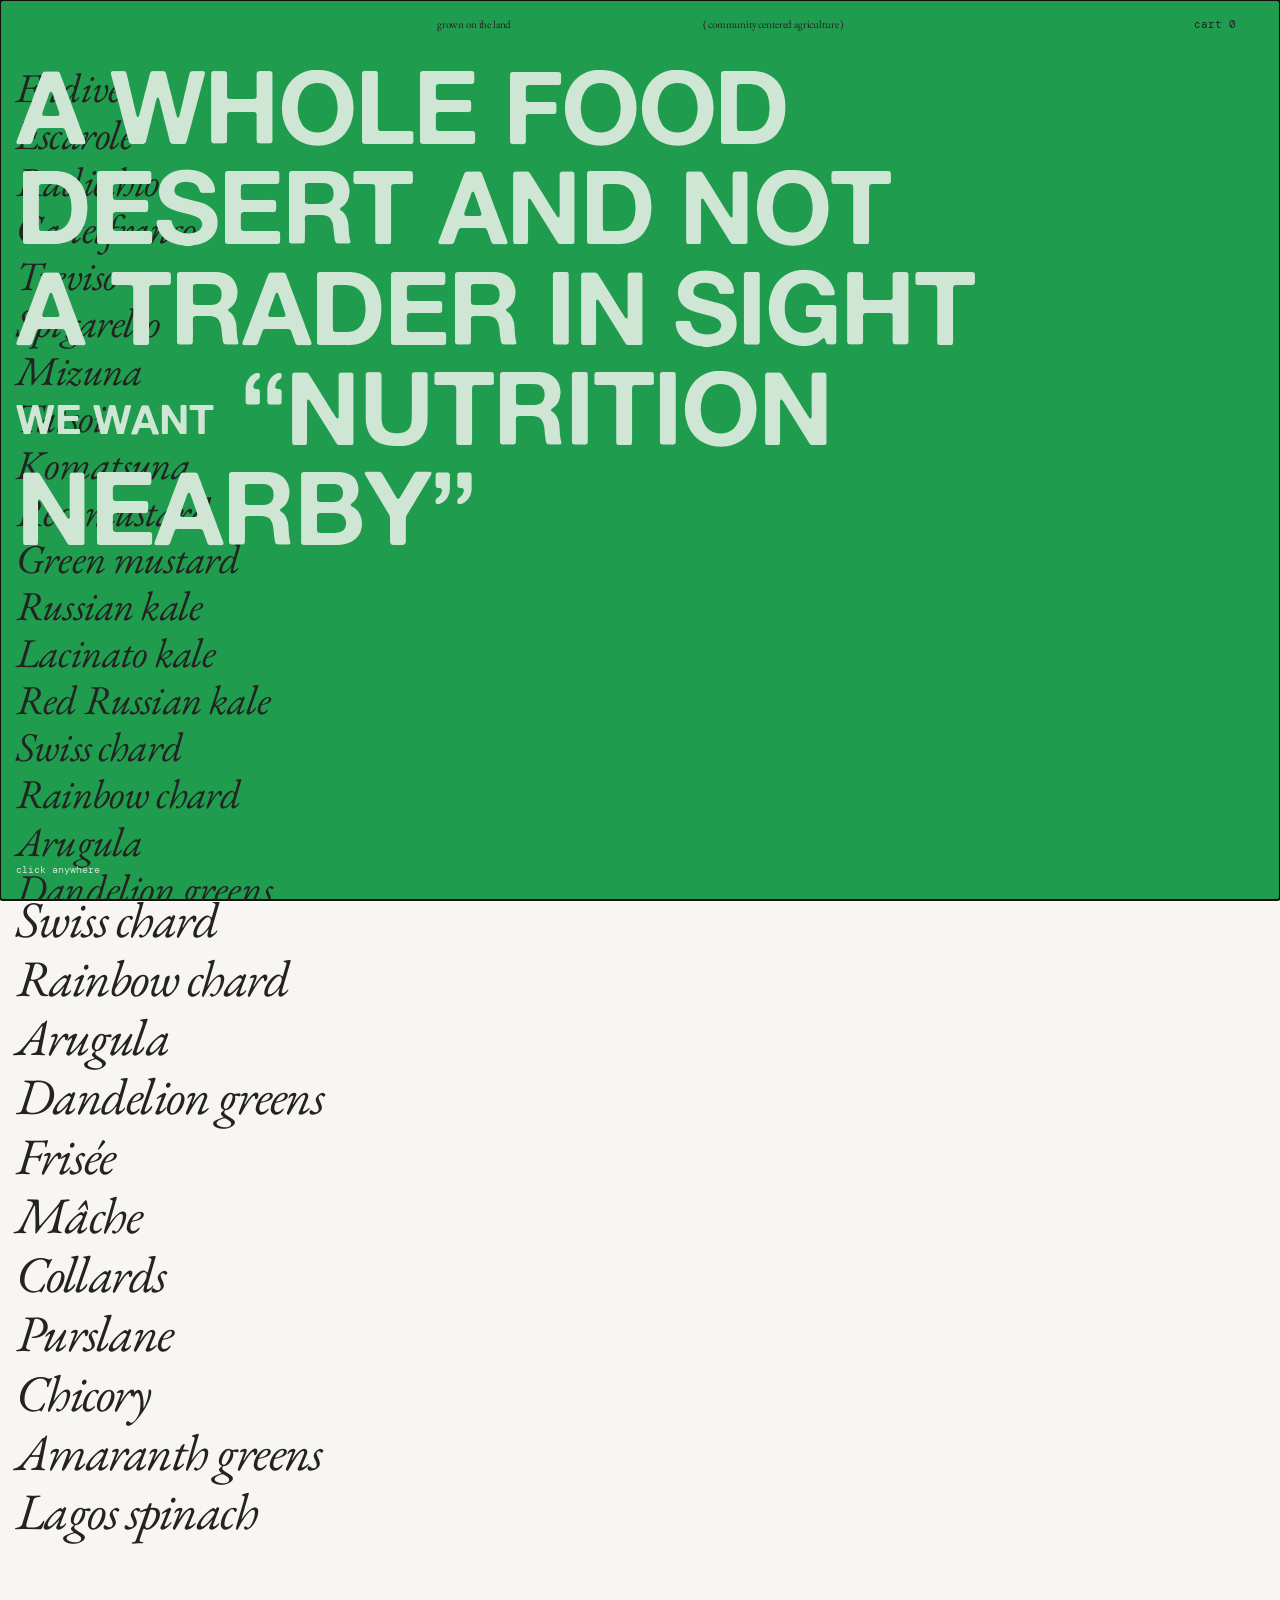
<file: index.html>
<!doctype html>
<html lang="en">
  <head>
    <meta charset="utf-8">
    <meta name="viewport" content="width=device-width, initial-scale=1, viewport-fit=cover">
    <meta name="theme-color" content="#209c4f">
    <meta name="apple-mobile-web-app-capable" content="yes">
    <meta name="apple-mobile-web-app-status-bar-style" content="black-translucent">
    <meta name="description" content="Grown on the Land — community-grown greens, picked up in the alley.">
    <meta property="og:type" content="website">
    <meta property="og:title" content="grown on the land">
    <meta property="og:description" content="Grown on the Land — community-grown greens, picked up in the alley.">
    <meta property="og:url" content="https://grown.onthe.land/">
    <meta property="og:image" content="https://grown.onthe.land/images/rainbow-chard.jpg">
    <meta property="og:image:width" content="800">
    <meta property="og:image:height" content="500">
    <meta name="twitter:card" content="summary_large_image">
    <meta name="twitter:title" content="grown on the land">
    <meta name="twitter:description" content="Grown on the Land — community-grown greens, picked up in the alley.">
    <meta name="twitter:image" content="https://grown.onthe.land/images/rainbow-chard.jpg">
    <title>grown on the land</title>
    <link rel="stylesheet" href="style.css">
  </head>
  <body class="index-page">
    <header class="site-header">
      <a class="site-title" href="index.html">grown on the land</a>
      <nav aria-label="Primary"><a href="index.html">grown on the land</a><a href="about.html">( community centered agriculture )</a></nav>
      <button class="cart-toggle" type="button" aria-expanded="false" aria-controls="cart-drawer">cart <span data-cart-count>0</span></button>
    </header>
    <main><section class="animal-index" id="animal-index" aria-label="Beings" aria-live="polite"></section></main>
    <p class="cart-hint">( click an item to add it to your cart )</p>
    <nav class="filter-nav" aria-label="Filter beings by taxon">
      <div class="filter-scroll">
        <button type="button" data-filter="All" aria-pressed="true">all</button>
        <button type="button" data-filter="Chicories" aria-pressed="false">chicories</button>
        <button type="button" data-filter="Brassicas" aria-pressed="false">brassicas</button>
        <button type="button" data-filter="Kales" aria-pressed="false">kales</button>
        <button type="button" data-filter="Chards" aria-pressed="false">chards</button>
        <button type="button" data-filter="Wild" aria-pressed="false">wild</button>
      </div>
    </nav>
    <div class="landing" id="landing" role="dialog" aria-label="A whole food desert and not a trader in sight. We want nutrition nearby. Click anywhere to enter." tabindex="-1">
      <div class="landing-names" id="landing-names" aria-hidden="true"></div>
      <p class="landing-headline landing-headline-desktop">A WHOLE FOOD<br>DESERT AND NOT<br>A TRADER IN SIGHT<br><span class="landing-headline-small">WE WANT</span> &ldquo;NUTRITION NEARBY&rdquo;</p>
      <p class="landing-headline landing-headline-mobile">A <span class="landing-italic">WHOLE</span><br><span class="landing-italic">FOOD</span><br>DESERT<br>AND NOT<br><span class="landing-underline">A TRADER</span><br>IN SIGHT<br>&ldquo;NUTRITION<br>NEARBY&rdquo;</p>
      <span>click anywhere</span>
    </div>
    <button class="landing-dismiss" id="landing-dismiss" type="button" aria-label="Enter Grown on the Land"></button>
    <div id="cart-root"></div>
    <script src="products.js"></script><script src="cart.js"></script><script src="script.js"></script>
  </body>
</html>
</file>
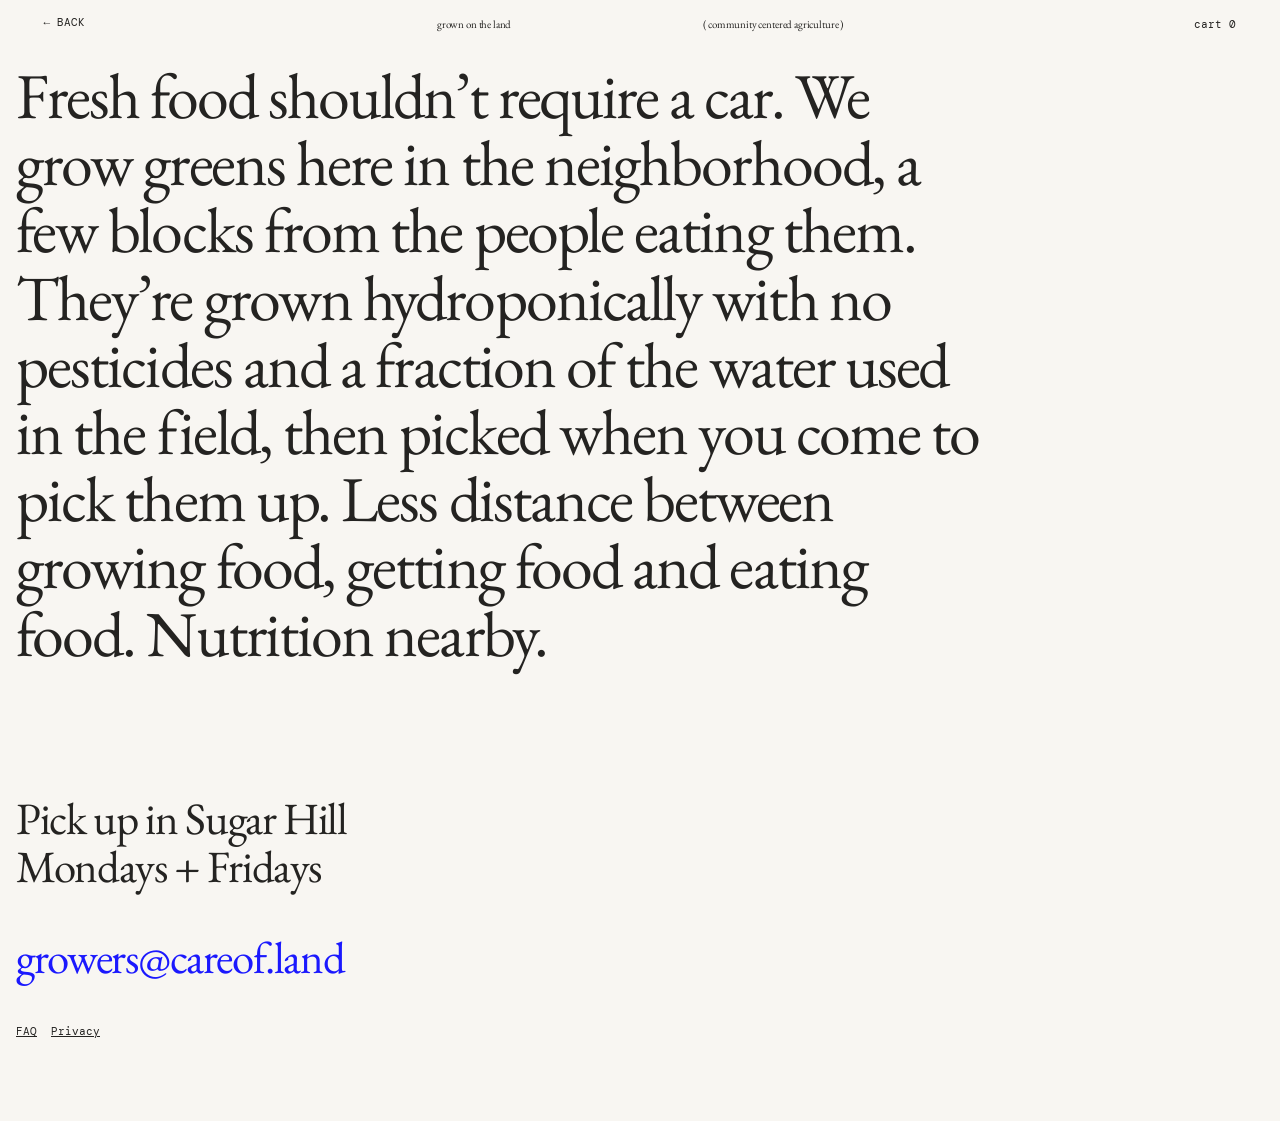
<file: about.html>
<!doctype html>
<html lang="en"><head><meta charset="utf-8"><meta name="viewport" content="width=device-width, initial-scale=1"><title>community centered agriculture — grown on the land</title><link rel="stylesheet" href="style.css"></head>
<body class="text-page about-page"><header class="site-header"><a class="site-title" href="index.html">grown on the land</a><nav aria-label="Primary"><a href="index.html">grown on the land</a><a href="about.html" aria-current="page">( community centered agriculture )</a></nav><button class="cart-toggle" type="button" aria-expanded="false" aria-controls="cart-drawer">cart <span data-cart-count>0</span></button></header><main><div class="story"><p>Fresh food shouldn’t require a car. We grow greens here in the neighborhood, a few blocks from the people eating them. They’re grown hydroponically with no pesticides and a fraction of the water used in the field, then picked when you come to pick them up. Less distance between growing food, getting food and eating food. Nutrition nearby.</p></div><div class="prose"><p>Pick up in Sugar Hill<br>Mondays + Fridays</p><p class="contact"><a href="mailto:growers@careof.land">growers@careof.land</a></p><p class="page-links"><a href="faq.html">FAQ</a> <a href="privacy.html">Privacy</a></p></div></main><a class="back-link" href="index.html">← BACK</a><div id="cart-root"></div><script src="products.js"></script><script src="cart.js"></script></body></html>
</file>
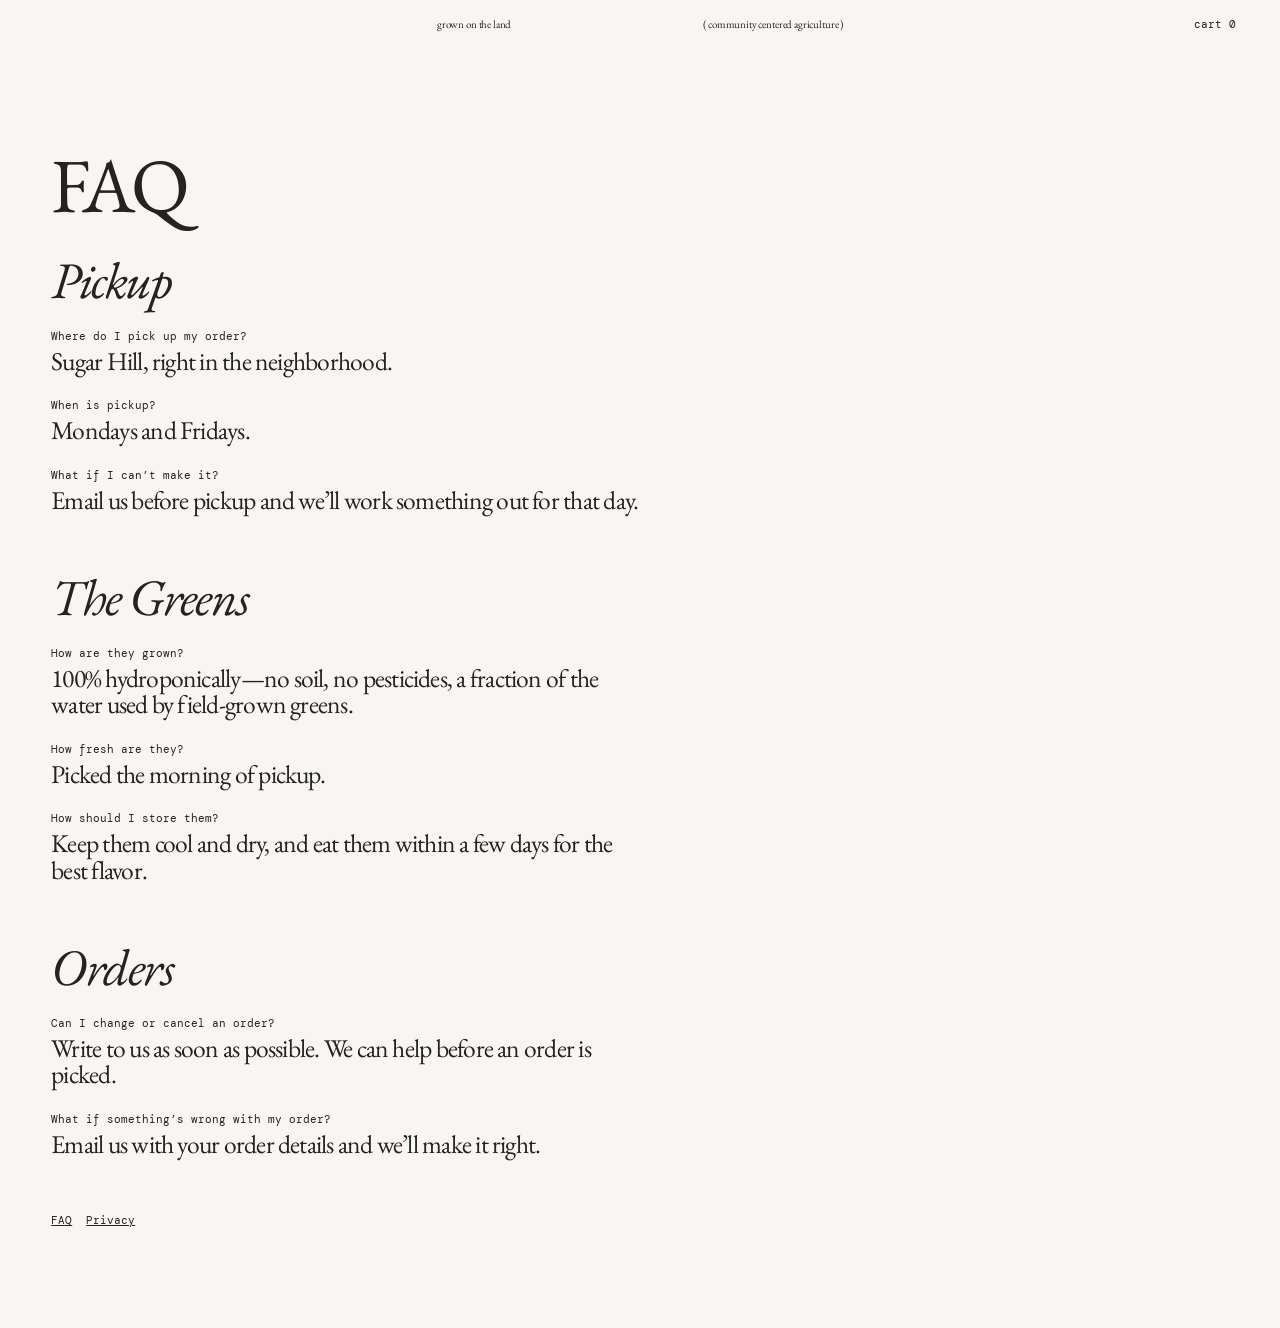
<file: faq.html>
<!doctype html>
<html lang="en"><head><meta charset="utf-8"><meta name="viewport" content="width=device-width, initial-scale=1"><title>FAQ — grown on the land</title><link rel="stylesheet" href="style.css"></head>
<body class="text-page"><header class="site-header"><a class="site-title" href="index.html">grown on the land</a><nav aria-label="Primary"><a href="index.html">grown on the land</a><a href="about.html">( community centered agriculture )</a></nav><button class="cart-toggle" type="button" aria-expanded="false" aria-controls="cart-drawer">cart <span data-cart-count>0</span></button></header><main class="prose faq"><h1>FAQ</h1><section><h2>Pickup</h2><h3>Where do I pick up my order?</h3><p>Sugar Hill, right in the neighborhood.</p><h3>When is pickup?</h3><p>Mondays and Fridays.</p><h3>What if I can’t make it?</h3><p>Email us before pickup and we’ll work something out for that day.</p></section><section><h2>The Greens</h2><h3>How are they grown?</h3><p>100% hydroponically—no soil, no pesticides, a fraction of the water used by field-grown greens.</p><h3>How fresh are they?</h3><p>Picked the morning of pickup.</p><h3>How should I store them?</h3><p>Keep them cool and dry, and eat them within a few days for the best flavor.</p></section><section><h2>Orders</h2><h3>Can I change or cancel an order?</h3><p>Write to us as soon as possible. We can help before an order is picked.</p><h3>What if something’s wrong with my order?</h3><p>Email us with your order details and we’ll make it right.</p></section><p class="page-links"><a href="faq.html">FAQ</a> <a href="privacy.html">Privacy</a></p></main><div id="cart-root"></div><script src="products.js"></script><script src="cart.js"></script></body></html>
</file>
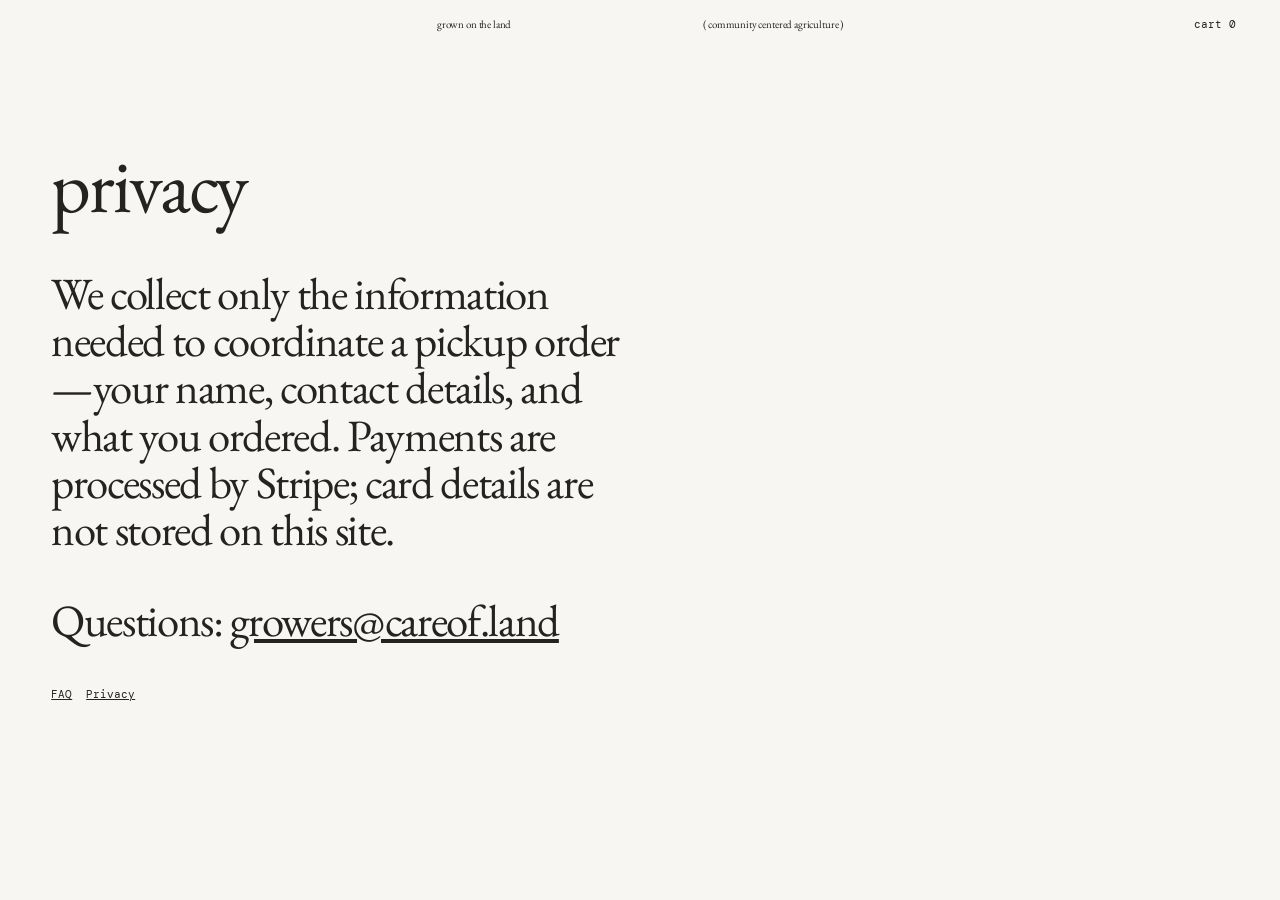
<file: privacy.html>
<!doctype html>
<html lang="en"><head><meta charset="utf-8"><meta name="viewport" content="width=device-width, initial-scale=1"><title>privacy — grown on the land</title><link rel="stylesheet" href="style.css"></head>
<body class="text-page"><header class="site-header"><a class="site-title" href="index.html">grown on the land</a><nav aria-label="Primary"><a href="index.html">grown on the land</a><a href="about.html">( community centered agriculture )</a></nav><button class="cart-toggle" type="button" aria-expanded="false" aria-controls="cart-drawer">cart <span data-cart-count>0</span></button></header><main class="prose"><h1>privacy</h1><p>We collect only the information needed to coordinate a pickup order—your name, contact details, and what you ordered. Payments are processed by Stripe; card details are not stored on this site.</p><p>Questions: <a href="mailto:growers@careof.land">growers@careof.land</a></p><p class="page-links"><a href="faq.html">FAQ</a> <a href="privacy.html">Privacy</a></p></main><div id="cart-root"></div><script src="products.js"></script><script src="cart.js"></script></body></html>
</file>
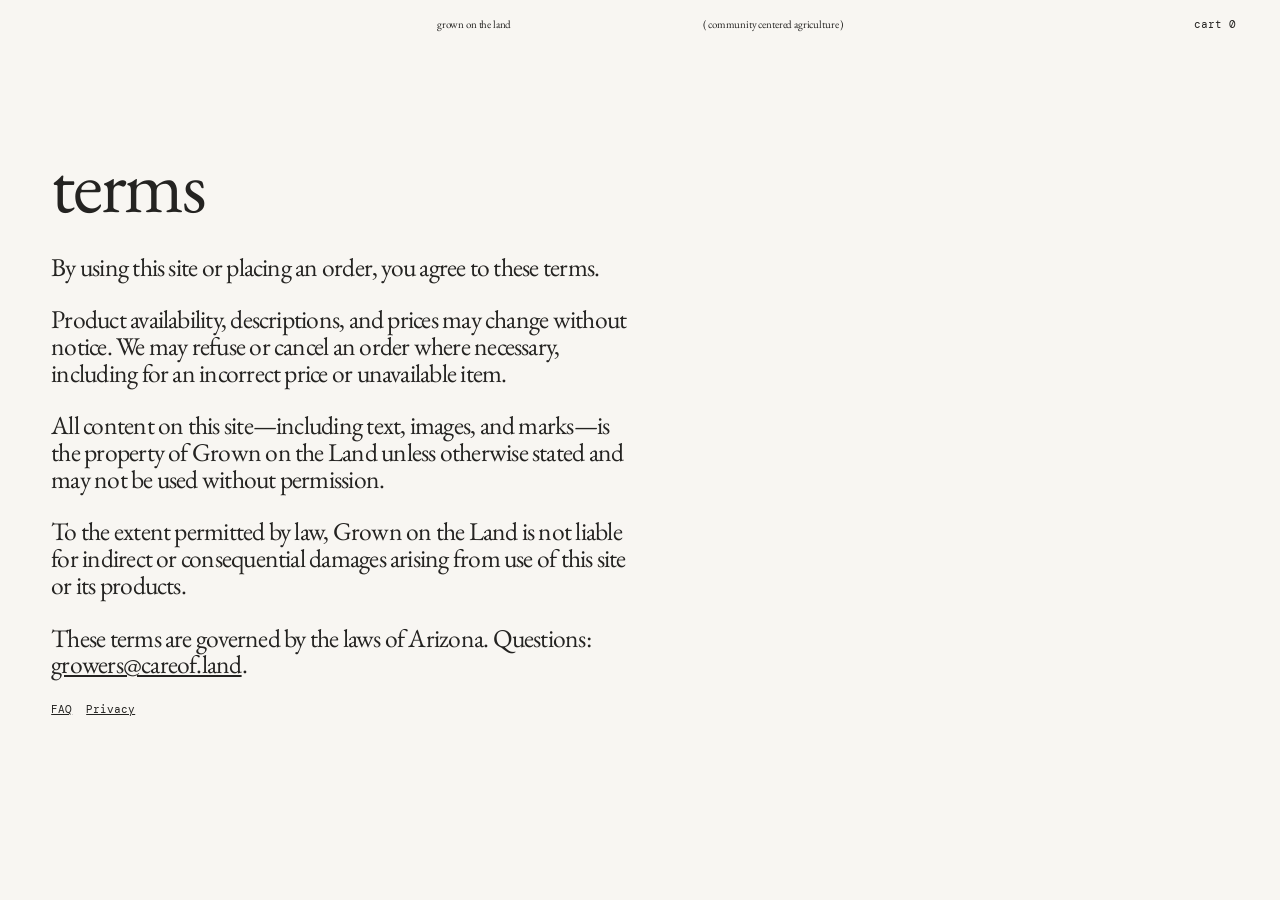
<file: terms.html>
<!doctype html>
<html lang="en"><head><meta charset="utf-8"><meta name="viewport" content="width=device-width, initial-scale=1"><title>terms — grown on the land</title><link rel="stylesheet" href="style.css"></head>
<body class="text-page"><header class="site-header"><a class="site-title" href="index.html">grown on the land</a><nav aria-label="Primary"><a href="index.html">grown on the land</a><a href="about.html">( community centered agriculture )</a></nav><button class="cart-toggle" type="button" aria-expanded="false" aria-controls="cart-drawer">cart <span data-cart-count>0</span></button></header><main class="prose terms"><h1>terms</h1><p>By using this site or placing an order, you agree to these terms.</p><p>Product availability, descriptions, and prices may change without notice. We may refuse or cancel an order where necessary, including for an incorrect price or unavailable item.</p><p>All content on this site—including text, images, and marks—is the property of Grown on the Land unless otherwise stated and may not be used without permission.</p><p>To the extent permitted by law, Grown on the Land is not liable for indirect or consequential damages arising from use of this site or its products.</p><p>These terms are governed by the laws of Arizona. Questions: <a href="mailto:growers@careof.land">growers@careof.land</a>.</p><p class="page-links"><a href="faq.html">FAQ</a> <a href="privacy.html">Privacy</a></p></main><div id="cart-root"></div><script src="products.js"></script><script src="cart.js"></script></body></html>
</file>
<file: style.css>
@import url('https://fonts.googleapis.com/css2?family=DM+Mono:wght@400&family=EB+Garamond:wght@400&display=swap');
@font-face { font-family:"Alte Haas Grotesk"; src:url("fonts/AlteHaasGroteskBold.ttf") format("truetype"); font-style:normal; font-weight:700; font-display:swap; }
:root { --paper:#f8f6f2; --ink:#242321; --blue:rgba(2,0,255,.9); --green:#209c4f; --green-cream:#d0e6d5; --line:rgba(36,35,33,.25); }
* { box-sizing:border-box; } html { background:var(--paper); } body { margin:0; color:var(--ink); background:var(--paper); font-family:"DM Mono", monospace; font-size:11px; } a { color:inherit; } button { font:inherit; color:inherit; }
.site-header { position:fixed; inset:0 0 auto; z-index:20; display:grid; grid-template-columns:1fr auto 1fr; align-items:center; padding:17px 3.4vw; pointer-events:none; } .site-header a,.site-header button { pointer-events:auto; } .site-title { font-family:"EB Garamond",Garamond,serif; font-size:11px; font-weight:400; line-height:1.1; letter-spacing:-.014em; text-decoration:none; visibility:hidden; } nav { display:flex; gap:15vw; } nav a { font-family:"EB Garamond",Garamond,serif; font-size:11px; font-weight:400; line-height:1.1; letter-spacing:-.014em; text-decoration:none; } nav a:hover,.prose a:hover { text-decoration:underline; } .cart-toggle { justify-self:end; border:0; padding:0; background:none; cursor:pointer; }
.animal-index { position:relative; z-index:1; padding:62px 16px 8vh; max-width:1000px; } .animal { position:relative; width:max-content; max-width:100%; margin-bottom:.5em; } .animal-link { position:relative; z-index:2; display:block; border:0; margin:0; padding:0; background:none; text-align:left; cursor:pointer; font-family:"EB Garamond",Garamond,serif; font-style:italic; font-weight:400; font-size:clamp(2.8rem,4vw,4rem); line-height:1.05; letter-spacing:-.03em; text-decoration:none; white-space:nowrap; } .animal-image-btn { display:block; border:0; margin:0; padding:0; background:none; cursor:pointer; } .animal-image { position:absolute; z-index:1; left:55%; top:38%; width:min(42vw,470px); aspect-ratio:4/3; object-fit:cover; opacity:0; transform:translate(-12%,-46%) scale(.97); transition:opacity .2s ease,transform .25s ease; pointer-events:none; } .animal:hover .animal-image,.animal:focus-within .animal-image { opacity:1; transform:translate(-12%,-46%) scale(1); pointer-events:auto; }
.cart-hint { position:fixed; z-index:3; left:16px; bottom:11px; margin:0; padding:3px 8px 3px 0; background:var(--paper); color:rgba(0,0,0,.55); font-family:"Diatype Mono Variable","DM Mono",monospace; font-size:.55rem; font-variation-settings:'slnt' 0,'MONO' 1; pointer-events:none; }
.filter-nav { position:fixed; z-index:3; bottom:8px; left:50%; transform:translateX(-50%); } .filter-scroll { display:flex; gap:13px; align-items:center; white-space:nowrap; } .filter-nav button { padding:0; border:0; background:none; color:rgba(0,0,0,.75); font-family:"Diatype Mono Variable","DM Mono",monospace; font-size:.55rem; font-style:normal; font-weight:450; line-height:1.1; letter-spacing:0; font-variation-settings:'slnt' 0,'MONO' 1; text-transform:lowercase; cursor:pointer; } .filter-nav button:hover,.filter-nav button:focus-visible,.filter-nav button[aria-pressed="true"] { text-decoration:underline; text-underline-offset:2px; }
.back-link { position:fixed; z-index:21; top:17px; left:3.4vw; color:inherit; font-family:"DM Mono",monospace; font-size:11px; line-height:1; text-decoration:none; } .back-link:hover,.back-link:focus-visible { text-decoration:underline; text-underline-offset:2px; } .product-page .site-title { visibility:hidden; }
.index-page { background:transparent; } .landing { position:fixed; z-index:10; top:0; right:0; left:0; height:100vh; height:100svh; height:100dvh; padding-top:env(safe-area-inset-top); padding-bottom:env(safe-area-inset-bottom); overflow:hidden; background:var(--green); color:var(--green-cream); transition:opacity .24s ease,visibility .24s; } .landing-dismiss { position:fixed; z-index:50; top:0; right:0; left:0; height:100vh; height:100svh; height:100dvh; width:auto; border:0; padding:0; background:transparent; cursor:pointer; } .landing.is-gone,.landing-dismiss.is-gone { opacity:0; visibility:hidden; pointer-events:none; }
.landing-names { position:absolute; z-index:1; inset:0; overflow:hidden; padding:64px 16px 8vh; pointer-events:none; }
.landing-names span { display:block; font-family:"EB Garamond",Garamond,serif; font-style:italic; font-weight:400; font-size:clamp(1.8rem,3.2vw,3rem); line-height:1.15; letter-spacing:-.02em; color:var(--ink); white-space:nowrap; }
.landing-headline { position:relative; z-index:2; margin:0; padding:56px 16px 0; color:var(--green-cream); font-family:"Alte Haas Grotesk","Arial Rounded MT Bold",Arial,sans-serif; font-weight:700; letter-spacing:-.02em; text-transform:uppercase; }
.landing-headline-desktop { font-size:clamp(2.2rem,8vw,6.5rem); line-height:.98; }
.landing-headline-mobile { display:none; }
.landing-headline-small { font-size:.4em; letter-spacing:0; vertical-align:middle; }
.landing-italic { font-style:italic; }
.landing-underline { text-decoration:underline; text-underline-offset:4px; }
.landing > span { position:absolute; z-index:2; left:16px; bottom:calc(24px + env(safe-area-inset-bottom)); font-size:10px; color:var(--green-cream); }
.product { display:grid; grid-template-columns:minmax(0,1.25fr) minmax(260px,.75fr); gap:7vw; max-width:1240px; margin:auto; padding:96px 4vw 7vw; } .product-image { width:100%; aspect-ratio:4/3; object-fit:cover; } .product-info { align-self:start; padding-top:10px; } .product h1,.prose h1 { margin:0 0 28px; font-family:"EB Garamond",Garamond,serif; font-size:clamp(3.4rem,6vw,6rem); font-style:normal; font-weight:400; line-height:1.05; letter-spacing:-.03em; } .price { margin-bottom:32px; font-size:13px; } fieldset { border:0; margin:0 0 34px; padding:0; } legend { margin-bottom:12px; } .color-options { display:flex; flex-wrap:wrap; gap:8px; } .color-options button { border:1px solid var(--ink); padding:8px 10px; background:transparent; cursor:pointer; } .color-options button[aria-pressed="true"] { background:var(--ink); color:var(--paper); } .add-button { width:100%; border:1px solid var(--ink); padding:13px; background:var(--ink); color:var(--paper); cursor:pointer; } .add-button:hover { background:transparent; color:var(--ink); }
.prose { max-width:700px; padding:145px 4vw 10vh; } .prose p { max-width:590px; font-family:"EB Garamond",Garamond,serif; font-size:clamp(2rem,3.5vw,3.2rem); line-height:1.05; letter-spacing:-.03em; }
.story + .prose { max-width:1000px; padding:12px 16px 8vh; }
.story { position:relative; z-index:1; padding:62px 16px 8vh; max-width:1000px; } .story p { margin:0; font-family:"EB Garamond",Garamond,serif; font-weight:400; font-size:clamp(2.8rem,5vw,4.5rem); line-height:1.05; letter-spacing:-.03em; }
.term { position:relative; display:inline-block; }
.term-italic { font-style:italic; }
.term-underline { text-decoration:underline; text-underline-offset:4px; }
.term-image { position:absolute; z-index:5; left:50%; bottom:100%; margin-bottom:16px; width:min(40vw,420px); aspect-ratio:4/3; object-fit:cover; opacity:0; transform:translate(-50%,6px) scale(.97); transition:opacity .2s ease,transform .25s ease; pointer-events:none; }
.term:hover .term-image,.term:focus .term-image,.term:focus-within .term-image { opacity:1; transform:translate(-50%,0) scale(1); pointer-events:auto; }
.contact a { color:var(--blue); text-decoration:none; } .contact a:hover,.contact a:focus-visible { text-decoration:none; } .page-links { display:flex; gap:14px; font-family:"Diatype Mono Variable","DM Mono",monospace !important; font-size:11px !important; letter-spacing:0 !important; } .about-page .site-title { visibility:hidden; } .faq section { margin:0 0 58px; } .faq h2 { margin:0 0 16px; font-family:"EB Garamond",Garamond,serif; font-size:clamp(2.8rem,4vw,4rem); font-style:italic; font-weight:400; line-height:1; letter-spacing:-.03em; } .faq h3 { margin:24px 0 5px; font-family:"Diatype Mono Variable","DM Mono",monospace; font-size:11px; font-weight:400; } .faq h3 + p { margin:0; font-size:clamp(1.35rem,2vw,1.8rem); line-height:1.03; }
.terms p { max-width:590px; font-size:clamp(1.35rem,2vw,1.8rem); line-height:1.05; letter-spacing:-.03em; }
.cart-backdrop { position:fixed; z-index:29; inset:0; background:rgba(36,35,33,.16); } .cart-drawer { position:fixed; z-index:30; top:0; right:0; height:100%; width:min(440px,100%); padding:30px; background:var(--paper); border-left:1px solid var(--ink); transform:translateX(101%); transition:transform .25s ease; display:flex; flex-direction:column; } .cart-drawer.open { transform:translateX(0); } .cart-head { display:flex; justify-content:space-between; margin-bottom:35px; } .cart-close { border:0; padding:0; background:none; cursor:pointer; } .cart-item { display:grid; grid-template-columns:76px 1fr auto; gap:12px; margin-bottom:18px; } .cart-item img { width:76px; height:57px; object-fit:cover; } .cart-item p { margin:0 0 5px; } .remove { align-self:end; border:0; padding:0; background:none; text-decoration:underline; cursor:pointer; } .cart-footer { margin-top:auto; border-top:1px solid var(--line); padding-top:16px; } .checkout { display:block; width:100%; margin-top:14px; border:1px solid var(--ink); padding:13px; background:var(--ink); color:var(--paper); text-align:center; text-decoration:none; }
@media (max-width:650px) { .site-header { padding:18px 18px; grid-template-columns:1fr auto 1fr; } .site-title { visibility:visible; font-size:11px; } .site-header nav { display:flex; justify-self:center; gap:0; } .site-header nav a:first-child { display:none; } .index-page { height:100dvh; overflow:hidden; } .index-page main { height:100%; overflow-y:auto; -webkit-overflow-scrolling:touch; } .animal-index { padding:62px 18px 90px; } .animal-link { font-size:13vw; line-height:1.05; white-space:normal; margin-bottom:.2em; } .animal-image { display:none; } .term-image { display:none; } .filter-nav { left:0; right:0; bottom:0; width:100%; transform:none; padding:14px 12px calc(14px + env(safe-area-inset-bottom)); background:var(--paper); border-top:1px solid var(--line); } .filter-nav::after { content:""; position:fixed; z-index:3; left:0; right:0; bottom:-150px; height:150px; background:var(--paper); pointer-events:none; } .filter-scroll { justify-content:center; gap:16px; max-width:100%; overflow-x:auto; } .filter-nav button { font-size:.7rem; } .back-link { top:18px; left:18px; font-size:11px; } .cart-hint { left:0; bottom:calc(58px + env(safe-area-inset-bottom)); padding:4px 10px; font-size:.5rem; } .landing-names { padding:70px 18px 90px; } .landing-names span { font-size:clamp(1.4rem,7vw,2rem); } .landing-headline { padding:70px 18px 0; } .landing-headline-desktop { display:none; } .landing-headline-mobile { display:block; font-size:clamp(2.4rem,15vw,4.5rem); line-height:1.03; } .product { display:block; padding:65px 18px 9vh; } .product-info { padding-top:28px; } .prose { padding:110px 18px 9vh; } .story { padding:90px 18px 12vh; } .story p { font-size:10vw; } .story + .prose { padding:6px 18px 9vh; } }
</file>
